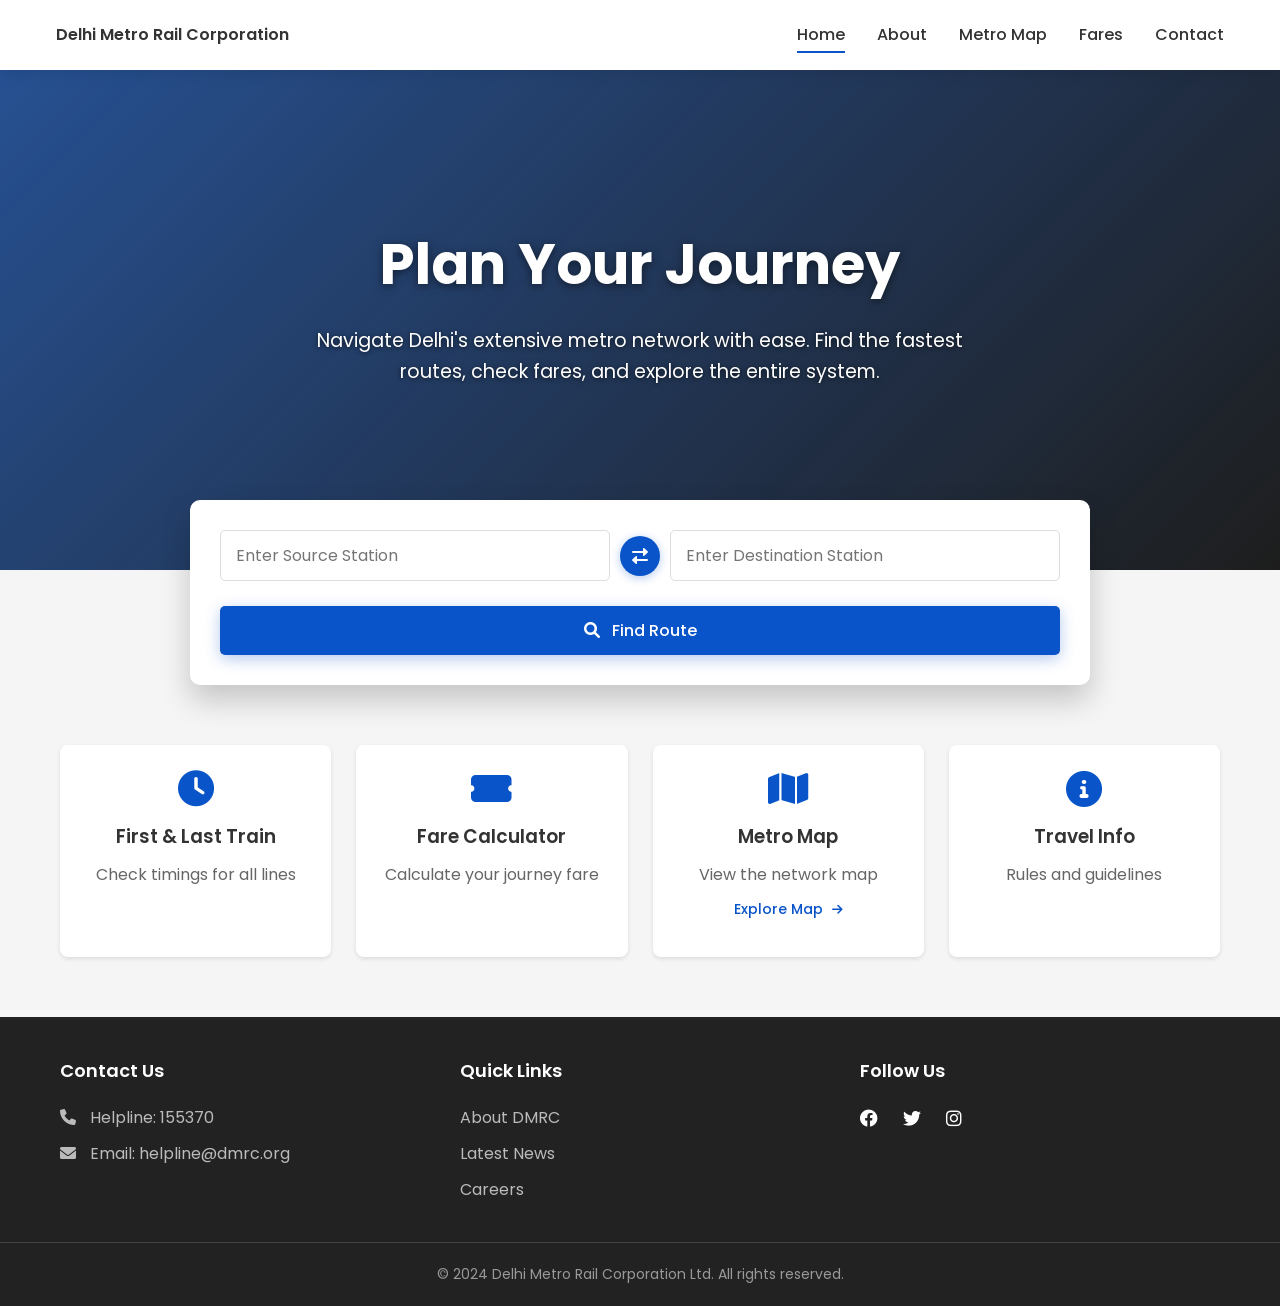
<file: index.html>
<!DOCTYPE html>
<html lang="en">
<head>
    <meta charset="UTF-8">
    <meta name="viewport" content="width=device-width, initial-scale=1.0">
    <title>Delhi Metro Rail Corporation</title>
    <link rel="stylesheet" href="styles.css">
    <link href="https://fonts.googleapis.com/css2?family=Poppins:wght@300;400;500;600;700&display=swap" rel="stylesheet">
    <link rel="stylesheet" href="https://cdnjs.cloudflare.com/ajax/libs/font-awesome/6.0.0/css/all.min.css">
    <!-- Preload images for better performance -->
    <link rel="preload" href="https://images.unsplash.com/photo-1560709659-540623123123?q=80&w=1920&auto=format&fit=crop" as="image">
    <style>
        @keyframes fadeInDown {
            from { 
                opacity: 0;
                transform: translateY(-30px);
            }
            to { 
                opacity: 1;
                transform: translateY(0);
            }
        }
        
        @keyframes fadeInUp {
            from { 
                opacity: 0;
                transform: translateY(30px);
            }
            to { 
                opacity: 1;
                transform: translateY(0);
            }
        }
        
        .hero {
            position: relative;
            background: linear-gradient(rgba(0, 0, 0, 0.7), rgba(0, 0, 0, 0.7)), url('https://images.unsplash.com/photo-1560709659-540623123123?q=80&w=1920&auto=format&fit=crop');
            background-size: cover;
            background-position: center;
            height: 500px;
            display: flex;
            align-items: center;
            justify-content: center;
            text-align: center;
            color: white;
            margin-top: 70px;
            position: relative;
            overflow: hidden;
            filter: grayscale(30%);
        }
        
        .hero::before {
            content: '';
            position: absolute;
            top: 0;
            left: 0;
            right: 0;
            bottom: 0;
            background: linear-gradient(135deg, rgba(9, 84, 201, 0.8), rgba(0, 0, 0, 0.6));
            z-index: 1;
        }
        
        .hero .container {
            position: relative;
            z-index: 2;
            padding: 0 20px;
        }
        
        .hero h1 {
            font-size: 3.5rem;
            font-weight: 700;
            margin-bottom: 1rem;
            text-shadow: 0 2px 10px rgba(0, 0, 0, 0.5);
            animation: fadeInDown 1s ease-out;
        }
        
        .hero p {
            font-size: 1.2rem;
            max-width: 700px;
            margin: 0 auto 2rem;
            animation: fadeInUp 1s ease-out;
            text-shadow: 0 1px 5px rgba(0, 0, 0, 0.7);
        }
        
        .logo a {
            text-decoration: none;
            color: inherit;
            display: flex;
            align-items: center;
        }
        
        .journey-planner {
            position: relative;
            z-index: 10;
            margin-top: -70px;
            background: white;
            border-radius: 10px;
            box-shadow: 0 15px 30px rgba(0, 0, 0, 0.2);
            padding: 30px;
            max-width: 900px;
            margin-left: auto;
            margin-right: auto;
        }
        
        @media (max-width: 768px) {
            .nav-container {
                padding: 0 15px;
            }
            
            .logo span {
                font-size: 14px;
            }
            
            .nav-links {
                gap: 1rem;
            }
            
            .nav-links a {
                font-size: 14px;
            }
            
            .hero {
                height: 400px;
            }
            
            .hero h1 {
                font-size: 2.2rem;
            }
            
            .hero p {
                font-size: 1rem;
                padding: 0 15px;
            }
            
            .journey-planner {
                padding: 20px;
                margin-top: -50px;
                margin-left: 15px;
                margin-right: 15px;
            }
            
            .input-group {
                flex-direction: column;
            }
            
            .input-group input {
                width: 100%;
                margin-bottom: 10px;
            }
            
            .swap-btn {
                align-self: center;
                margin: 10px 0;
            }
            
            .info-grid {
                grid-template-columns: 1fr;
                gap: 15px;
            }
        }
        
        @media (max-width: 480px) {
            .nav-links {
                display: none;
            }
            
            .hero h1 {
                font-size: 1.8rem;
            }
            
            .hero p {
                font-size: 0.9rem;
            }
            
            .journey-planner {
                margin: -30px 15px 0;
            }
            
            .footer-content {
                flex-direction: column;
                text-align: center;
            }
            
            .footer-section {
                margin-bottom: 20px;
            }
        }
    </style>
</head>
<body>
    <nav class="navbar">
        <div class="nav-container">
            <div class="logo">
                <a href="index.html">
                    <span>Delhi Metro Rail Corporation</span>
                </a>
            </div>
            <div class="nav-links">
                <a href="index.html" class="active">Home</a>
                <a href="about.html">About</a>
                <a href="map.html">Metro Map</a>
                <a href="#">Fares</a>
                <a href="#">Contact</a>
            </div>
        </div>
    </nav>

    <div class="hero">
        <div class="container">
            <h1>Plan Your Journey</h1>
            <p>Navigate Delhi's extensive metro network with ease. Find the fastest routes, check fares, and explore the entire system.</p>
        </div>
    </div>

    <div class="journey-planner">
        <form id="journeyForm" onsubmit="return findPath(event)">
            <div class="input-group">
                <input type="text" id="source" placeholder="Enter Source Station" required>
                <button type="button" onclick="swapStations()" class="swap-btn">
                    <i class="fas fa-exchange-alt"></i>
                </button>
                <input type="text" id="destination" placeholder="Enter Destination Station" required>
            </div>
            <div class="suggestions-container">
                <div class="suggestions" id="sourceItems"></div>
                <div class="suggestions" id="destinationItems"></div>
            </div>
            <button type="submit" class="search-btn">
                <i class="fas fa-search"></i> Find Route
            </button>
        </form>
    </div>

    <div class="quick-info">
        <div class="container">
            <div class="info-grid">
                <div class="info-card">
                    <i class="fas fa-clock"></i>
                    <h3>First & Last Train</h3>
                    <p>Check timings for all lines</p>
                </div>
                <div class="info-card">
                    <i class="fas fa-ticket-alt"></i>
                    <h3>Fare Calculator</h3>
                    <p>Calculate your journey fare</p>
                </div>
                <div class="info-card">
                    <i class="fas fa-map"></i>
                    <h3>Metro Map</h3>
                    <p>View the network map</p>
                    <a href="map.html" class="card-link">Explore Map <i class="fas fa-arrow-right"></i></a>
                </div>
                <div class="info-card">
                    <i class="fas fa-info-circle"></i>
                    <h3>Travel Info</h3>
                    <p>Rules and guidelines</p>
                </div>
            </div>
        </div>
    </div>

    <footer class="footer">
        <div class="footer-content">
            <div class="footer-section">
                <h3>Contact Us</h3>
                <p><i class="fas fa-phone"></i> Helpline: 155370</p>
                <p><i class="fas fa-envelope"></i> Email: helpline@dmrc.org</p>
            </div>
            <div class="footer-section">
                <h3>Quick Links</h3>
                <a href="about.html">About DMRC</a>
                <a href="#">Latest News</a>
                <a href="#">Careers</a>
            </div>
            <div class="footer-section">
                <h3>Follow Us</h3>
                <div class="social-links">
                    <a href="#"><i class="fab fa-facebook"></i></a>
                    <a href="#"><i class="fab fa-twitter"></i></a>
                    <a href="#"><i class="fab fa-instagram"></i></a>
                </div>
            </div>
        </div>
        <div class="footer-bottom">
            <p>© 2024 Delhi Metro Rail Corporation Ltd. All rights reserved.</p>
        </div>
    </footer>

    <script src="metro.js"></script>
</body>
</html>
</file>
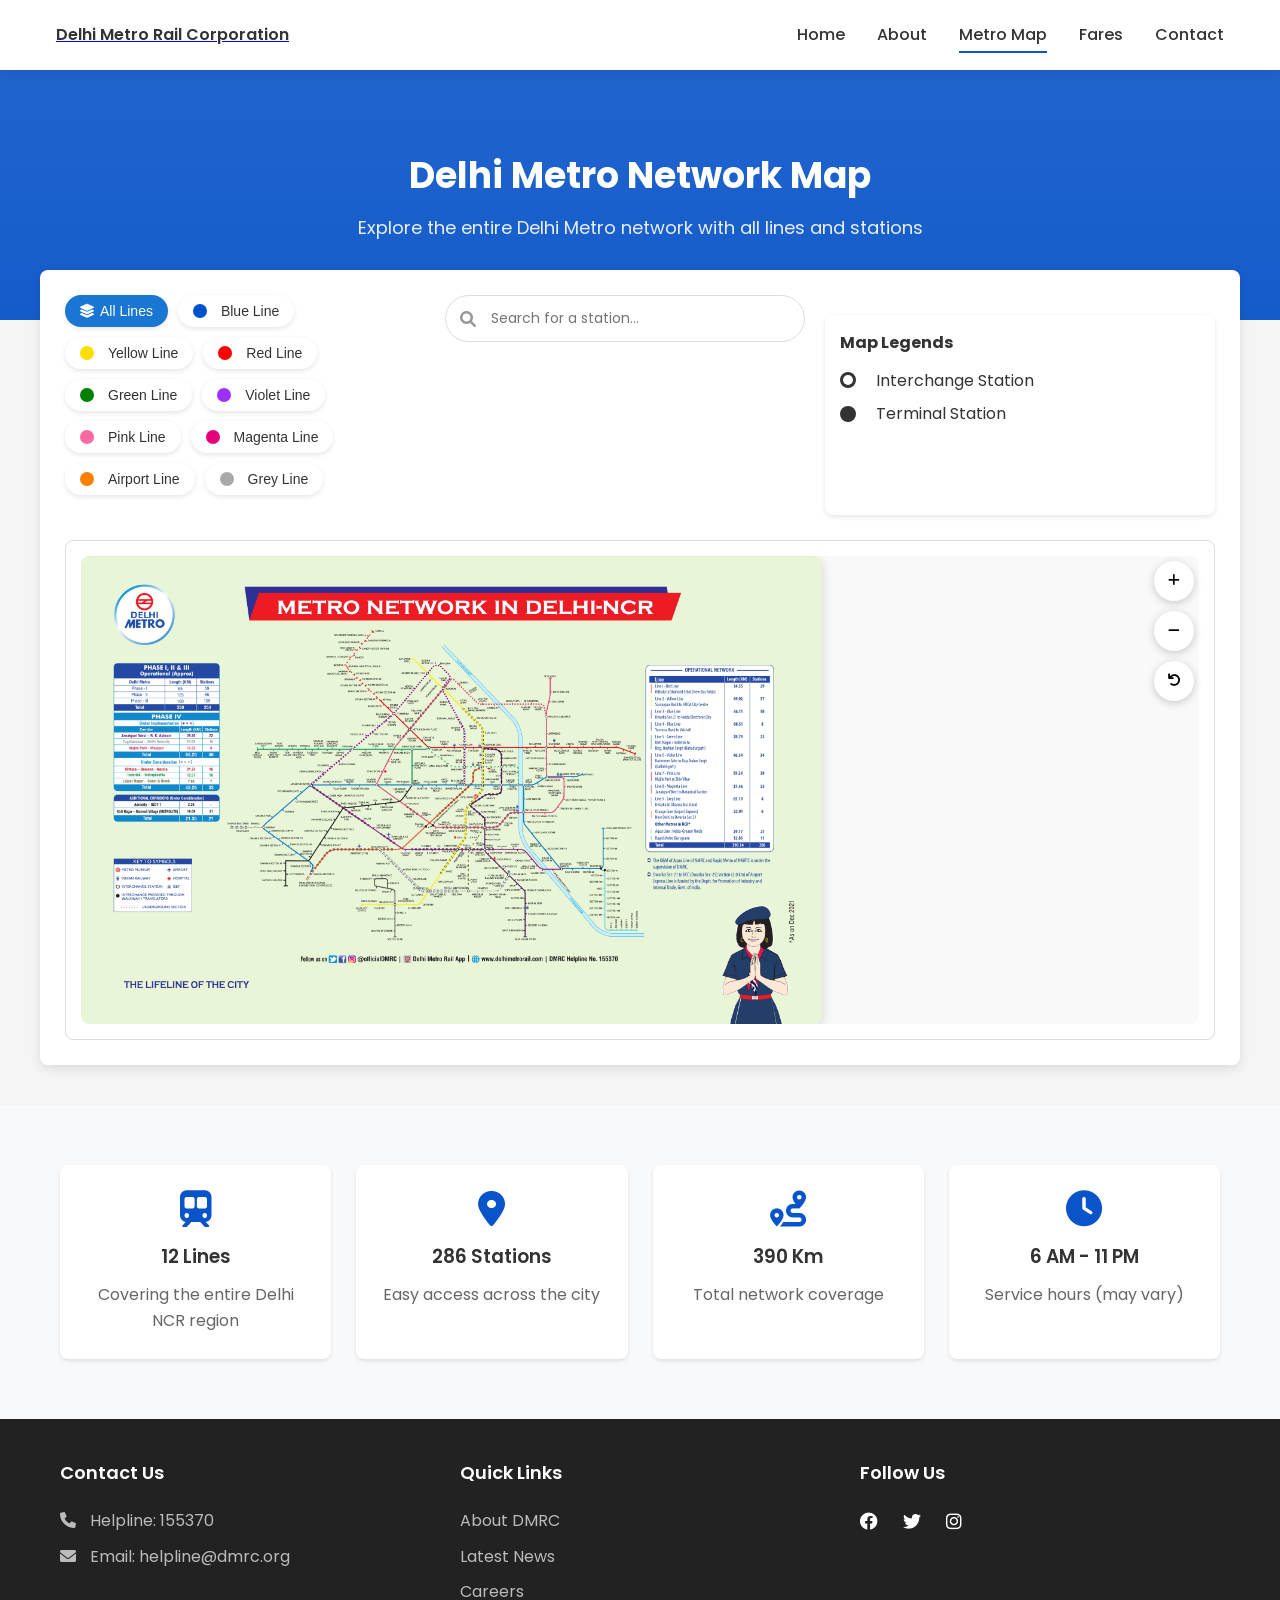
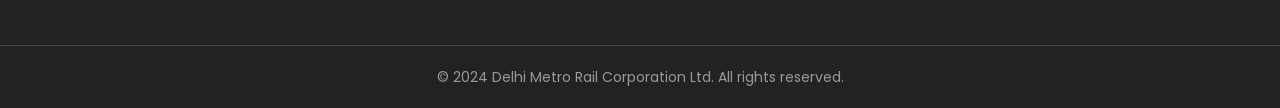
<file: map.html>
<!DOCTYPE html>
<html lang="en">
<head>
    <meta charset="UTF-8">
    <meta name="viewport" content="width=device-width, initial-scale=1.0">
    <title>Metro Map - Delhi Metro Rail Corporation</title>
    <link rel="stylesheet" href="styles.css">
    <link href="https://fonts.googleapis.com/css2?family=Poppins:wght@300;400;500;600;700&display=swap" rel="stylesheet">
    <link rel="stylesheet" href="https://cdnjs.cloudflare.com/ajax/libs/font-awesome/6.0.0/css/all.min.css">
    <!-- Preload large image -->
     
    <link rel="preload" href="https://upload.wikimedia.org/wikipedia/commons/1/17/Delhi_metro_rail_network.svg" as="image">
    <style>
        .loading-container {
            position: absolute;
            top: 0;
            left: 0;
            width: 100%;
            height: 100%;
            background: rgba(255, 255, 255, 0.9);
            display: flex;
            justify-content: center;
            align-items: center;
            z-index: 10;
        }
        
        .spinner {
            width: 50px;
            height: 50px;
            border: 5px solid #f3f3f3;
            border-top: 5px solid #0954c9;
            border-radius: 50%;
            animation: spin 1s linear infinite;
        }
        
        .loading-text {
            margin-left: 15px;
            font-weight: 500;
        }
        
        @keyframes spin {
            0% { transform: rotate(0deg); }
            100% { transform: rotate(360deg); }
        }
    </style>
</head>
<body>
    <nav class="navbar">
        <div class="nav-container">
            <div class="logo">
                <a href="index.html">
                    <span>Delhi Metro Rail Corporation</span>
                </a>
            </div>
            <div class="nav-links">
                <a href="index.html">Home</a>
                <a href="about.html">About</a>
                <a href="map.html" class="active">Metro Map</a>
                <a href="#">Fares</a>
                <a href="#">Contact</a>
            </div>
        </div>
    </nav>

    <div class="map-hero">
        <div class="container">
            <h1>Delhi Metro Network Map</h1>
            <p>Explore the entire Delhi Metro network with all lines and stations</p>
        </div>
    </div>

    <div class="map-container">
        <div class="map-controls">
            <div class="control-buttons">
                <button class="control-btn active" id="allLinesBtn">
                    <i class="fas fa-layer-group"></i> All Lines
                </button>
                <button class="control-btn" id="blueLine">
                    <span class="line-indicator blue-line"></span> Blue Line
                </button>
                <button class="control-btn" id="yellowLine">
                    <span class="line-indicator yellow-line"></span> Yellow Line
                </button>
                <button class="control-btn" id="redLine">
                    <span class="line-indicator red-line"></span> Red Line
                </button>
                <button class="control-btn" id="greenLine">
                    <span class="line-indicator green-line"></span> Green Line
                </button>
                <button class="control-btn" id="violetLine">
                    <span class="line-indicator violet-line"></span> Violet Line
                </button>
                <button class="control-btn" id="pinkLine">
                    <span class="line-indicator pink-line"></span> Pink Line
                </button>
                <button class="control-btn" id="magentaLine">
                    <span class="line-indicator magenta-line"></span> Magenta Line
                </button>
                <button class="control-btn" id="orangeLine">
                    <span class="line-indicator orange-line"></span> Airport Line
                </button>
                <button class="control-btn" id="greyLine">
                    <span class="line-indicator grey-line"></span> Grey Line
                </button>
            </div>
            <div class="search-station">
                <div class="search-input">
                    <i class="fas fa-search"></i>
                    <input type="text" id="stationSearch" placeholder="Search for a station...">
                </div>
                <div class="search-results" id="searchResults"></div>
            </div>
            <div class="map-legends">
                <h3>Map Legends</h3>
                <div class="legend-item">
                    <span class="legend-interchange"></span>
                    <span>Interchange Station</span>
                </div>
                <div class="legend-item">
                    <span class="legend-terminal"></span>
                    <span>Terminal Station</span>
                </div>
            </div>
        </div>
        
        <div class="metro-map" style="width: 100%; height: 500px;">
            <div class="map-zoom-controls">
                <button id="zoomIn"><i class="fas fa-plus"></i></button>
                <button id="zoomOut"><i class="fas fa-minus"></i></button>
                <button id="resetZoom"><i class="fas fa-undo"></i></button>
            </div>
            
            <div class="map-responsive-container" style="width: 100%; height: 100%; position: relative;">
                <div class="loading-container" id="mapLoader">
                    <div class="spinner"></div>
                    <div class="loading-text">Loading Map...</div>
                </div>
                <div class="metro-map-container" style="width: 100%; height: 100%;">
                    <img src="images/metro-map.jpg" alt="Delhi Metro Map" id="metroMapImage" class="metro-map-img" style="width: auto; max-width: 100%; height: auto; max-height: 100%; object-fit: contain;">
                </div>
            </div>
        </div>
    </div>

    <div class="map-info-section">
        <div class="container">
            <div class="info-cards">
                <div class="info-card">
                    <i class="fas fa-subway"></i>
                    <h3>12 Lines</h3>
                    <p>Covering the entire Delhi NCR region</p>
                </div>
                <div class="info-card">
                    <i class="fas fa-map-marker-alt"></i>
                    <h3>286 Stations</h3>
                    <p>Easy access across the city</p>
                </div>
                <div class="info-card">
                    <i class="fas fa-route"></i>
                    <h3>390 Km</h3>
                    <p>Total network coverage</p>
                </div>
                <div class="info-card">
                    <i class="fas fa-clock"></i>
                    <h3>6 AM - 11 PM</h3>
                    <p>Service hours (may vary)</p>
                </div>
            </div>
        </div>
    </div>

    <footer class="footer">
        <div class="footer-content">
            <div class="footer-section">
                <h3>Contact Us</h3>
                <p><i class="fas fa-phone"></i> Helpline: 155370</p>
                <p><i class="fas fa-envelope"></i> Email: helpline@dmrc.org</p>
            </div>
            <div class="footer-section">
                <h3>Quick Links</h3>
                <a href="about.html">About DMRC</a>
                <a href="#">Latest News</a>
                <a href="#">Careers</a>
            </div>
            <div class="footer-section">
                <h3>Follow Us</h3>
                <div class="social-links">
                    <a href="#"><i class="fab fa-facebook"></i></a>
                    <a href="#"><i class="fab fa-twitter"></i></a>
                    <a href="#"><i class="fab fa-instagram"></i></a>
                </div>
            </div>
        </div>
        <div class="footer-bottom">
            <p>© 2024 Delhi Metro Rail Corporation Ltd. All rights reserved.</p>
        </div>
    </footer>

    <!-- Add script to handle image loading -->
    <script>
        document.addEventListener('DOMContentLoaded', function() {
            const metroMapImage = document.getElementById('metroMapImage');
            const mapLoader = document.getElementById('mapLoader');
            
            // Check if image is already cached and loaded
            if (metroMapImage.complete) {
                mapLoader.style.display = 'none';
            } else {
                metroMapImage.onload = function() {
                    mapLoader.style.display = 'none';
                };
                
                // If image takes too long or fails to load
                setTimeout(function() {
                    if (mapLoader.style.display !== 'none') {
                        mapLoader.innerHTML = '<p>Map is taking longer than expected to load. Please wait...</p>';
                    }
                }, 5000);
            }
        });
    </script>
</body>
</html>
</file>
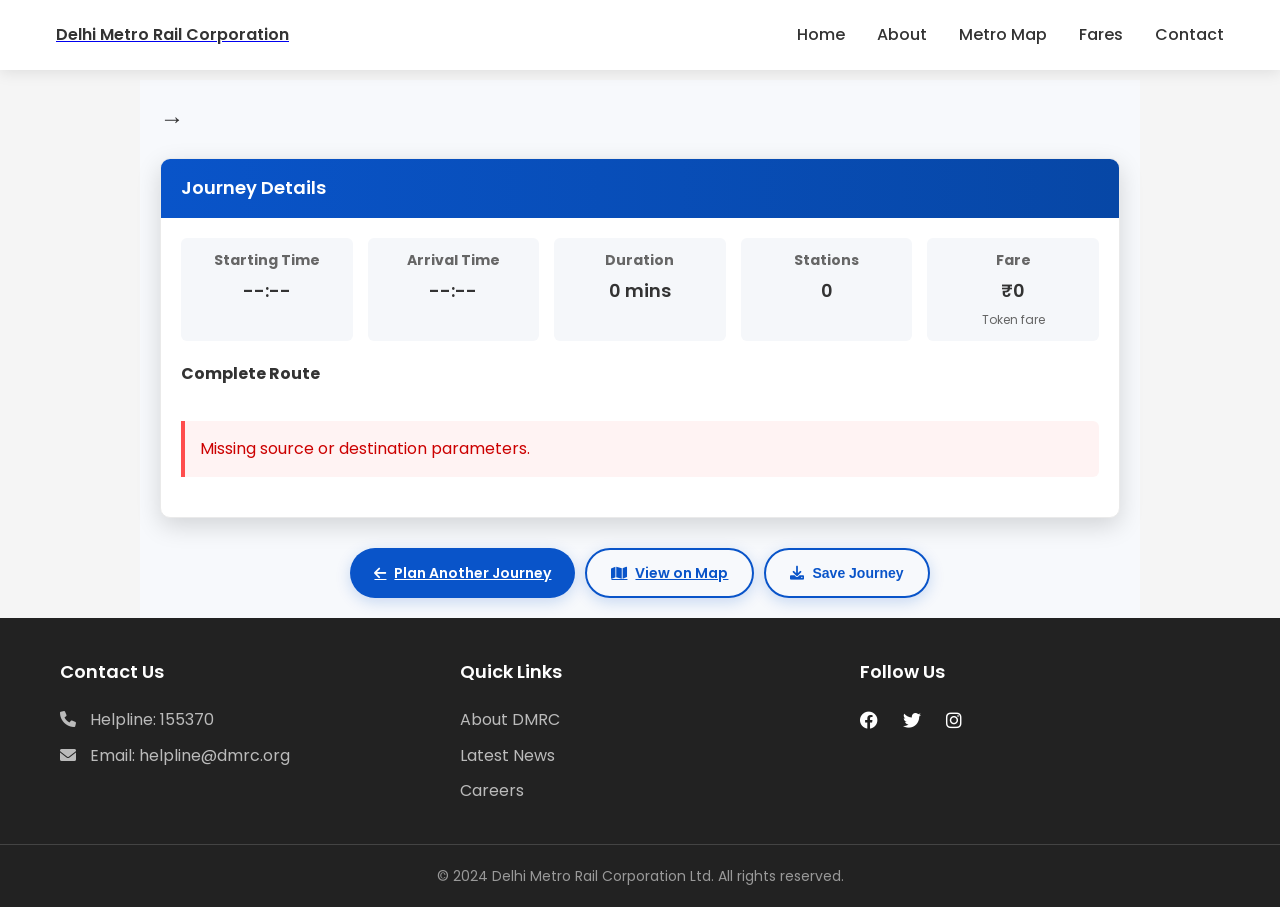
<file: results.html>
<!DOCTYPE html>
<html lang="en">
<head>
    <meta charset="UTF-8">
    <meta name="viewport" content="width=device-width, initial-scale=1.0">
    <title>Journey Details - Delhi Metro Rail Corporation</title>
    <link rel="stylesheet" href="styles.css">
    <link href="https://fonts.googleapis.com/css2?family=Poppins:wght@300;400;500;600;700&display=swap" rel="stylesheet">
    <link rel="stylesheet" href="https://cdnjs.cloudflare.com/ajax/libs/font-awesome/6.0.0/css/all.min.css">
</head>
<body>
    <nav class="navbar">
        <div class="nav-container">
            <div class="logo">
                <a href="index.html">
                    <span>Delhi Metro Rail Corporation</span>
                </a>
            </div>
            <div class="nav-links">
                <a href="index.html">Home</a>
                <a href="about.html">About</a>
                <a href="map.html">Metro Map</a>
                <a href="#">Fares</a>
                <a href="#">Contact</a>
            </div>
        </div>
    </nav>

    <main class="results-container">
        <div class="journey-summary">
            <h1 id="journeyTitle"><span id="sourceStation"></span> → <span id="destinationStation"></span></h1>
        </div>
        
        <div class="journey-card">
            <div class="journey-header">
                <h2>Journey Details</h2>
            </div>
            
            <div class="journey-body">
                <div class="journey-details">
                    <div class="detail-item">
                        <h3>Starting Time</h3>
                        <p id="journeyStartTime">--:--</p>
                    </div>
                    <div class="detail-item">
                        <h3>Arrival Time</h3>
                        <p id="journeyEndTime">--:--</p>
                    </div>
                    <div class="detail-item">
                        <h3>Duration</h3>
                        <p><span id="journeyDuration">0</span> mins</p>
                    </div>
                    <div class="detail-item">
                        <h3>Stations</h3>
                        <p id="totalStations">0</p>
                    </div>
                    <div class="detail-item">
                        <h3>Fare</h3>
                        <p>₹<span id="totalFare">0</span></p>
                        <div class="fare-notice">Token fare</div>
                    </div>
                </div>
                
                <div class="route-details">
                    <h3>Complete Route</h3>
                    <div id="routeMap">
                        <!-- Route map will be inserted here by JavaScript -->
                    </div>
                </div>
            </div>
        </div>
        
        <div class="action-buttons">
            <a href="index.html" class="action-button">
                <i class="fas fa-arrow-left"></i>
                Plan Another Journey
            </a>
            <a href="map.html" class="action-button outline">
                <i class="fas fa-map"></i>
                View on Map
            </a>
            <button class="action-button outline">
                <i class="fas fa-download"></i>
                Save Journey
            </button>
        </div>
    </main>

    <footer class="footer">
        <div class="footer-content">
            <div class="footer-section">
                <h3>Contact Us</h3>
                <p><i class="fas fa-phone"></i> Helpline: 155370</p>
                <p><i class="fas fa-envelope"></i> Email: helpline@dmrc.org</p>
            </div>
            <div class="footer-section">
                <h3>Quick Links</h3>
                <a href="about.html">About DMRC</a>
                <a href="#">Latest News</a>
                <a href="#">Careers</a>
            </div>
            <div class="footer-section">
                <h3>Follow Us</h3>
                <div class="social-links">
                    <a href="#"><i class="fab fa-facebook"></i></a>
                    <a href="#"><i class="fab fa-twitter"></i></a>
                    <a href="#"><i class="fab fa-instagram"></i></a>
                </div>
            </div>
        </div>
        <div class="footer-bottom">
            <p>© 2024 Delhi Metro Rail Corporation Ltd. All rights reserved.</p>
        </div>
    </footer>

    <script src="metro.js"></script>
    <script src="results.js"></script>
</body>
</html>
</file>
<file: styles.css>
* {
    margin: 0;
    padding: 0;
    box-sizing: border-box;
}

body {
    font-family: 'Poppins', sans-serif;
    line-height: 1.6;
    color: #333;
    background-color: #f5f5f5;
}

/* Navigation */
.navbar {
    background-color: #fff;
    box-shadow: 0 2px 15px rgba(0, 0, 0, 0.1);
    position: fixed;
    top: 0;
    left: 0;
    right: 0;
    z-index: 1000;
    height: 70px;
}

.nav-container {
    max-width: 1200px;
    margin: 0 auto;
    padding: 0.5rem 1rem;
    display: flex;
    justify-content: space-between;
    align-items: center;
    height: 100%;
}

.logo {
    display: flex;
    align-items: center;
}

.logo img {
    height: 35px;
    margin-right: 10px;
}

.logo span {
    font-weight: 600;
    font-size: 16px;
    color: #333;
}

.nav-links {
    display: flex;
    gap: 2rem;
}

.nav-links a {
    color: #333;
    text-decoration: none;
    font-weight: 500;
    font-size: 16px;
    transition: color 0.3s;
    position: relative;
}

.nav-links a::after {
    content: '';
    position: absolute;
    bottom: -5px;
    left: 0;
    width: 0;
    height: 2px;
    background: #0954c9;
    transition: width 0.3s;
}

.nav-links a:hover::after, 
.nav-links a.active::after {
    width: 100%;
}

/* Hero section */
.hero {
    background: linear-gradient(rgba(9, 84, 201, 0.95), rgba(9, 84, 201, 0.95)), url('https://images.unsplash.com/photo-1560709659-540623123123?q=80&w=1920&auto=format&fit=crop');
    height: 400px;
    display: flex;
    align-items: center;
    justify-content: center;
    text-align: center;
    color: white;
    margin-top: 70px;
    background-size: cover;
    background-position: center;
}

.hero h1 {
    font-size: 40px;
    font-weight: 700;
    text-align: center;
    margin-bottom: 20px;
}

/* Journey planner */
.journey-planner {
    background: white;
    border-radius: 8px;
    box-shadow: 0 10px 30px rgba(0, 0, 0, 0.1);
    padding: 30px;
    max-width: 900px;
    margin: -65px auto 0;
    position: relative;
    z-index: 10;
}

.input-group {
    display: flex;
    align-items: center;
    gap: 10px;
    margin-bottom: 10px;
}

.input-group input {
    flex: 1;
    padding: 12px 15px;
    border: 1px solid #ddd;
    border-radius: 5px;
    font-size: 16px;
    font-family: 'Poppins', sans-serif;
    transition: all 0.3s;
}

.input-group input:focus {
    outline: none;
    border-color: #0954c9;
    box-shadow: 0 0 0 3px rgba(9, 84, 201, 0.2);
}

.swap-btn {
    background: #0954c9;
    border: none;
    border-radius: 50%;
    width: 40px;
    height: 40px;
    display: flex;
    align-items: center;
    justify-content: center;
    cursor: pointer;
    transition: transform 0.3s, box-shadow 0.3s;
    box-shadow: 0 2px 10px rgba(9, 84, 201, 0.3);
}

.swap-btn:hover {
    transform: rotate(180deg);
    box-shadow: 0 4px 15px rgba(9, 84, 201, 0.4);
    background: #0747a6;
}

.swap-btn i {
    color: white;
    font-size: 16px;
}

.search-btn {
    background: #0954c9;
    color: white;
    border: none;
    border-radius: 5px;
    padding: 12px;
    font-size: 16px;
    cursor: pointer;
    transition: background-color 0.3s, box-shadow 0.3s;
    width: 100%;
    font-family: 'Poppins', sans-serif;
    font-weight: 500;
    margin-top: 10px;
    box-shadow: 0 4px 15px rgba(9, 84, 201, 0.3);
}

.search-btn:hover {
    background: #0747a6;
    box-shadow: 0 6px 20px rgba(9, 84, 201, 0.4);
    transform: translateY(-2px);
}

.search-btn i {
    margin-right: 8px;
}

/* Suggestions */
.suggestions-container {
    position: relative;
    width: 100%;
    z-index: 1100;
    margin-bottom: 15px;
}

.suggestions {
    position: absolute;
    top: 0;
    background: white;
    border: 1px solid #ddd;
    border-radius: 8px;
    max-height: 250px;
    overflow-y: auto;
    z-index: 1100;
    display: none;
    box-shadow: 0 6px 16px rgba(0, 0, 0, 0.15);
    width: auto;
}

.suggestions div {
    padding: 12px 16px;
    cursor: pointer;
    border-bottom: 1px solid #f0f0f0;
    transition: all 0.2s;
    color: #333;
    font-weight: 400;
}

.suggestions div:hover {
    background: #f0f7ff;
    color: #0954c9;
    font-weight: 500;
}

.suggestions div:last-child {
    border-bottom: none;
}

/* Quick info cards */
.quick-info {
    margin: 60px auto;
    max-width: 1200px;
    padding: 0 20px;
}

.info-grid {
    display: grid;
    grid-template-columns: repeat(auto-fit, minmax(250px, 1fr));
    gap: 25px;
}

.info-card {
    background: white;
    border-radius: 8px;
    padding: 25px;
    text-align: center;
    box-shadow: 0 2px 4px rgba(0, 0, 0, 0.1);
    transition: transform 0.3s, border 0.3s;
    border: 1px solid transparent;
}

.info-card:hover {
    transform: translateY(-8px);
    box-shadow: 0 15px 30px rgba(0, 0, 0, 0.1);
    border-color: #f0f0f0;
}

.info-card i {
    font-size: 36px;
    color: #0954c9;
    margin-bottom: 15px;
}

.info-card h3 {
    font-weight: 600;
    margin-bottom: 10px;
    color: #333;
}

.info-card p {
    color: #666;
}

.card-link {
    display: inline-block;
    margin-top: 10px;
    color: #0954c9;
    text-decoration: none;
    font-weight: 500;
    font-size: 14px;
    transition: all 0.3s;
}

.card-link i {
    margin-left: 5px;
    font-size: 12px;
    transition: transform 0.3s;
}

.card-link:hover {
    color: #0747a6;
}

.card-link:hover i {
    transform: translateX(3px);
}

/* Footer */
.footer {
    background: #222;
    color: white;
    padding: 40px 0 20px;
}

.footer-content {
    max-width: 1200px;
    margin: 0 auto;
    display: grid;
    grid-template-columns: repeat(auto-fit, minmax(250px, 1fr));
    gap: 40px;
    padding: 0 20px;
}

.footer-section h3 {
    margin-bottom: 20px;
    font-size: 18px;
    font-weight: 600;
}

.footer-section p, .footer-section a {
    margin-bottom: 10px;
    color: #bbb;
    text-decoration: none;
    display: block;
    transition: color 0.3s;
}

.footer-section a:hover {
    color: white;
}

.footer-section i {
    margin-right: 10px;
}

.social-links {
    display: flex;
    gap: 15px;
}

.social-links a {
    color: white;
    font-size: 18px;
}

.footer-bottom {
    text-align: center;
    margin-top: 30px;
    padding-top: 20px;
    border-top: 1px solid #444;
    font-size: 14px;
    color: #999;
}

/* Results page styles */
.results-container {
    max-width: 1000px;
    margin: 0 auto;
    padding: 20px;
    background-color: #f7f9fc;
    margin-top: 80px;
}

.journey-summary h1 {
    font-size: 24px;
    font-weight: 600;
    color: #333;
    margin-bottom: 20px;
}

.journey-card {
    background: #fff;
    border-radius: 10px;
    box-shadow: 0 8px 25px rgba(0, 0, 0, 0.15);
    margin-bottom: 30px;
    overflow: hidden;
    border: 1px solid #eaeaea;
    transition: all 0.3s;
}

.journey-header {
    background: linear-gradient(90deg, #0954c9, #0747a6);
    color: white;
    padding: 15px 20px;
    display: flex;
    justify-content: space-between;
    align-items: center;
}

.journey-header h2 {
    margin: 0;
    font-size: 18px;
    font-weight: 600;
}

.journey-body {
    padding: 20px;
}

.station-info {
    display: flex;
    align-items: center;
    gap: 10px;
    color: #666;
    font-size: 14px;
}

.journey-details {
    display: grid;
    grid-template-columns: repeat(auto-fit, minmax(150px, 1fr));
    gap: 15px;
    margin-bottom: 20px;
}

.detail-item {
    text-align: center;
    padding: 10px;
    background-color: #f5f7fa;
    border-radius: 6px;
    transition: all 0.3s;
    border: 1px solid transparent;
}

.detail-item:hover {
    border-color: #e6e6e6;
    box-shadow: 0 5px 15px rgba(0, 0, 0, 0.05);
}

.detail-item h3 {
    margin: 0 0 5px 0;
    font-size: 14px;
    color: #666;
}

.detail-item p {
    margin: 0;
    font-size: 18px;
    font-weight: 600;
    color: #333;
}

.fare-notice {
    font-size: 12px;
    color: #666;
    margin-top: 5px;
}

.route-details h3 {
    font-size: 16px;
    margin: 0 0 15px 0;
    color: #333;
}

#routeMap {
    display: flex;
    flex-direction: column;
}

.station-line {
    display: flex;
    position: relative;
    padding: 10px 0;
    transition: background-color 0.2s;
}

.station-line:hover {
    background-color: #f7f9fc;
}

.line-color {
    width: 30px;
    position: relative;
    display: flex;
    justify-content: center;
    margin-right: 15px;
}

.line-color::before {
    content: '';
    position: absolute;
    top: 0;
    bottom: 0;
    left: 50%;
    width: 4px;
    background-color: currentColor;
    transform: translateX(-50%);
}

.station-dot {
    width: 10px;
    height: 10px;
    background-color: currentColor;
    border-radius: 50%;
    position: relative;
    z-index: 1;
}

.station-large-dot {
    width: 16px;
    height: 16px;
    background-color: white;
    border: 3px solid;
    border-radius: 50%;
    position: relative;
    z-index: 1;
    transition: transform 0.2s;
}

.station-line:hover .station-large-dot {
    transform: scale(1.2);
}

.station-details {
    flex: 1;
    display: flex;
    flex-direction: column;
    justify-content: center;
    gap: 5px;
}

.station-name {
    font-weight: 500;
    color: #333;
}

.station-info {
    display: flex;
    align-items: center;
    color: #666;
    font-size: 12px;
}

.station-info i {
    margin-right: 5px;
    font-size: 14px;
}

.station-direction {
    color: #666;
    font-size: 12px;
    margin-left: 10px;
    font-style: italic;
}

.change-point {
    display: flex;
    padding: 10px 0 10px 45px;
    background-color: #f7f9fc;
    margin: 5px 0;
    align-items: center;
    border-radius: 6px;
    transition: all 0.3s;
}

.change-point:hover {
    background-color: #eef2f7;
    box-shadow: 0 2px 8px rgba(0, 0, 0, 0.05);
}

.change-instruction {
    display: flex;
    align-items: center;
    margin-right: 20px;
    font-weight: 500;
    color: #333;
}

.change-icon {
    width: 24px;
    height: 24px;
    background-color: #0954c9;
    color: white;
    display: flex;
    align-items: center;
    justify-content: center;
    border-radius: 50%;
    margin-right: 10px;
}

.change-detail {
    flex: 1;
    font-size: 14px;
    color: #666;
}

.line-badge {
    display: inline-block;
    padding: 2px 6px;
    border-radius: 4px;
    font-size: 12px;
    font-weight: 600;
    color: white;
    margin: 0 3px;
}

.blue-line { background-color: #0052CC; }
.yellow-line { background-color: #F2C94C; color: #333; }
.red-line { background-color: #EB5757; }
.green-line { background-color: #27AE60; }
.violet-line { background-color: #9B51E0; }
.pink-line { background-color: #FF69B4; }
.magenta-line { background-color: #E91E63; }
.orange-line { background-color: #F2994A; }
.grey-line { background-color: #828282; }

.action-buttons {
    display: flex;
    justify-content: center;
    gap: 10px;
    margin-top: 20px;
}

.action-button {
    padding: 12px 24px;
    background-color: #0954c9;
    color: white;
    border: none;
    border-radius: 30px;
    font-size: 14px;
    font-weight: 600;
    cursor: pointer;
    transition: all 0.3s;
    display: flex;
    align-items: center;
    justify-content: center;
    box-shadow: 0 4px 15px rgba(9, 84, 201, 0.2);
}

.action-button i {
    margin-right: 8px;
}

.action-button.outline {
    background-color: transparent;
    border: 2px solid #0954c9;
    color: #0954c9;
}

.action-button:hover {
    box-shadow: 0 6px 20px rgba(9, 84, 201, 0.3);
    transform: translateY(-2px);
}

.action-button.outline:hover {
    box-shadow: 0 6px 20px rgba(9, 84, 201, 0.15);
}

.error-message {
    padding: 15px;
    background-color: #fff3f3;
    border-left: 4px solid #ff4d4d;
    color: #cc0000;
    margin: 20px 0;
    border-radius: 0 6px 6px 0;
}

/* Responsive styles */
@media (max-width: 768px) {
    .journey-details {
        grid-template-columns: 1fr 1fr;
    }
    
    .station-direction {
        display: none;
    }
    
    .change-point {
        flex-direction: column;
        align-items: flex-start;
        gap: 10px;
    }
    
    .journey-header {
        flex-direction: column;
        align-items: flex-start;
        gap: 10px;
    }
}

/* Mobile */
@media (max-width: 480px) {
    .journey-details {
        grid-template-columns: 1fr;
    }
    
    .detail-item {
        display: flex;
        justify-content: space-between;
        align-items: center;
        text-align: left;
    }
    
    .detail-item h3, .detail-item p {
        margin: 0;
    }
}

/* Loading states */
.loading {
    text-align: center;
    padding: 2rem;
}

.loading::after {
    content: '';
    display: inline-block;
    width: 30px;
    height: 30px;
    border: 3px solid #f3f3f3;
    border-top: 3px solid #0052CC;
    border-radius: 50%;
    animation: spin 1s linear infinite;
}

@keyframes spin {
    0% { transform: rotate(0deg); }
    100% { transform: rotate(360deg); }
}

/* Metro Map Page Styles */
.map-hero {
    background: linear-gradient(rgba(9, 84, 201, 0.9), rgba(9, 84, 201, 0.95)), url('https://images.unsplash.com/photo-1494438639946-1ebd1d20bf85?q=80&w=1920&auto=format&fit=crop');
    background-size: cover;
    background-position: center;
    height: 250px;
    display: flex;
    align-items: center;
    justify-content: center;
    text-align: center;
    color: white;
    margin-top: 70px;
}

.map-hero h1 {
    font-size: 36px;
    font-weight: 700;
    margin-bottom: 10px;
}

.map-hero p {
    font-size: 18px;
    opacity: 0.9;
    max-width: 700px;
    margin: 0 auto;
}

.map-container {
    background: white;
    border-radius: 8px;
    box-shadow: 0 4px 12px rgba(0, 0, 0, 0.1);
    margin: -50px auto 40px;
    max-width: 1200px;
    padding: 25px;
    position: relative;
    z-index: 10;
    display: flex;
    flex-direction: column;
}

.map-controls {
    display: flex;
    flex-wrap: wrap;
    gap: 20px;
    margin-bottom: 25px;
}

.control-buttons {
    display: flex;
    flex-wrap: wrap;
    gap: 8px;
    flex: 1;
    min-width: 300px;
}

.control-btn {
    background: #f5f7fa;
    border: none;
    border-radius: 30px;
    padding: 8px 16px;
    font-size: 14px;
    font-weight: 500;
    color: #333;
    cursor: pointer;
    transition: all 0.2s;
    display: flex;
    align-items: center;
}

.control-btn:hover {
    background: #e9ecef;
}

.control-btn.active {
    background: #0954c9;
    color: white;
}

.line-indicator {
    width: 12px;
    height: 12px;
    border-radius: 50%;
    display: inline-block;
    margin-right: 8px;
}

.search-station {
    position: relative;
    flex: 1;
    min-width: 250px;
}

.search-input {
    position: relative;
}

.search-input i {
    position: absolute;
    left: 15px;
    top: 50%;
    transform: translateY(-50%);
    color: #999;
}

.search-input input {
    width: 100%;
    padding: 12px 15px 12px 45px;
    border: 1px solid #ddd;
    border-radius: 30px;
    font-size: 14px;
    font-family: 'Poppins', sans-serif;
}

.search-input input:focus {
    outline: none;
    border-color: #0954c9;
}

.search-results {
    position: absolute;
    top: 100%;
    left: 0;
    right: 0;
    background: white;
    border: 1px solid #ddd;
    border-radius: 8px;
    margin-top: 5px;
    box-shadow: 0 4px 8px rgba(0, 0, 0, 0.1);
    max-height: 300px;
    overflow-y: auto;
    z-index: 100;
    display: none;
}

.search-result-item {
    padding: 12px 15px;
    border-bottom: 1px solid #f5f5f5;
    cursor: pointer;
    display: flex;
    justify-content: space-between;
    align-items: center;
}

.search-result-item:hover {
    background: #f8f9fa;
}

.line-indicators {
    display: flex;
    gap: 5px;
}

.line-indicators span {
    width: 8px;
    height: 8px;
    border-radius: 50%;
    display: inline-block;
}

.blue-line-indicator { background-color: #0052CC; }
.yellow-line-indicator { background-color: #F2C94C; }
.red-line-indicator { background-color: #EB5757; }
.green-line-indicator { background-color: #27AE60; }
.violet-line-indicator { background-color: #9B51E0; }
.pink-line-indicator { background-color: #FF69B4; }
.magenta-line-indicator { background-color: #E91E63; }
.orange-line-indicator { background-color: #F2994A; }
.grey-line-indicator { background-color: #828282; }

.no-results {
    padding: 15px;
    color: #666;
    text-align: center;
}

.map-legends {
    padding: 15px;
    background: #f8f9fa;
    border-radius: 8px;
    flex: 1;
    min-width: 200px;
}

.map-legends h3 {
    font-size: 16px;
    margin-bottom: 10px;
    color: #333;
}

.legend-item {
    display: flex;
    align-items: center;
    margin-bottom: 8px;
}

.legend-interchange {
    width: 16px;
    height: 16px;
    border-radius: 50%;
    border: 3px solid #0954c9;
    background: white;
    margin-right: 10px;
}

.legend-terminal {
    width: 16px;
    height: 16px;
    border-radius: 50%;
    background: #0954c9;
    margin-right: 10px;
}

.metro-map {
    position: relative;
    border: 1px solid #ddd;
    border-radius: 8px;
    overflow: hidden;
    height: 500px;
}

.map-zoom-controls {
    position: absolute;
    top: 15px;
    right: 15px;
    z-index: 50;
    display: flex;
    flex-direction: column;
    gap: 5px;
}

.map-zoom-controls button {
    width: 36px;
    height: 36px;
    border-radius: 50%;
    background: white;
    border: 1px solid #ddd;
    box-shadow: 0 2px 4px rgba(0, 0, 0, 0.1);
    display: flex;
    align-items: center;
    justify-content: center;
    cursor: pointer;
    transition: all 0.2s;
}

.map-zoom-controls button:hover {
    background: #f8f9fa;
}

.map-responsive-container {
    width: 100%;
    height: 100%;
    overflow: auto;
    position: relative;
    cursor: grab;
}

.map-responsive-container.grabbing {
    cursor: grabbing;
}

.metro-map-img {
    width: 100%;
    max-width: 100%;
    height: auto;
    transition: transform 0.3s ease;
    border-radius: 8px;
    box-shadow: 0 4px 12px rgba(0, 0, 0, 0.15);
}

.map-loading {
    position: absolute;
    top: 50%;
    left: 50%;
    transform: translate(-50%, -50%);
    text-align: center;
    color: #666;
}

.spinner {
    border: 4px solid #f3f3f3;
    border-top: 4px solid #0954c9;
    border-radius: 50%;
    width: 40px;
    height: 40px;
    animation: spin 2s linear infinite;
    margin: 0 auto 15px;
}

.station-highlight {
    position: absolute;
    width: 30px;
    height: 30px;
    border-radius: 50%;
    border: 3px solid #0954c9;
    background: rgba(9, 84, 201, 0.3);
    transform: translate(-50%, -50%);
    z-index: 100;
    animation: pulse 1.5s infinite;
}

.station-highlight.fade-out {
    opacity: 0;
    transition: opacity 0.5s;
}

@keyframes pulse {
    0% { transform: translate(-50%, -50%) scale(1); opacity: 1; }
    50% { transform: translate(-50%, -50%) scale(1.5); opacity: 0.7; }
    100% { transform: translate(-50%, -50%) scale(1); opacity: 1; }
}

.map-info-section {
    background: #f8f9fa;
    padding: 60px 0;
}

.map-info-section .info-cards {
    display: grid;
    grid-template-columns: repeat(auto-fit, minmax(200px, 1fr));
    gap: 25px;
    max-width: 1200px;
    margin: 0 auto;
    padding: 0 20px;
}

/* Responsive adjustments */
@media (max-width: 768px) {
    .map-controls {
        flex-direction: column;
    }
    
    .control-buttons {
        order: 2;
    }
    
    .search-station {
        order: 1;
        margin-bottom: 15px;
    }
    
    .map-legends {
        order: 3;
    }
    
    .metro-map {
        height: 400px;
    }
    
    .map-hero h1 {
        font-size: 28px;
    }
    
    .map-hero p {
        font-size: 16px;
    }
    
    .navbar {
        height: auto;
        padding: 10px 0;
    }
    
    .nav-container {
        flex-direction: column;
        gap: 10px;
        height: auto;
    }
    
    .nav-links {
        width: 100%;
        justify-content: center;
        gap: 15px;
    }
    
    .hero h1 {
        font-size: 32px;
    }
}

@media (max-width: 480px) {
    .nav-links {
        gap: 10px;
        flex-wrap: wrap;
    }
    
    .nav-links a {
        font-size: 14px;
    }
    
    .metro-map {
        height: 300px;
    }
    
    .control-btn {
        font-size: 12px;
        padding: 6px 12px;
    }
    
    .hero {
        height: 300px;
    }
    
    .journey-planner {
        padding: 20px;
    }
    
    .input-group {
        flex-direction: column;
    }
    
    .swap-btn {
        order: 2;
        margin: 10px 0;
        align-self: center;
    }
    
    .action-buttons {
        flex-direction: column;
        gap: 15px;
    }
    
    .map-hero {
        height: 200px;
    }
    
    .map-hero h1 {
        font-size: 24px;
    }
    
    .map-hero p {
        font-size: 14px;
    }
    
    .map-container {
        padding: 15px;
    }
}

/* Metro Map Styles */
.metro-map-img {
    width: 100%;
    max-width: 100%;
    height: auto;
    transition: transform 0.3s ease;
    border-radius: 8px;
    box-shadow: 0 4px 12px rgba(0, 0, 0, 0.15);
}

.metro-map-container {
    position: relative;
    width: 100%;
    overflow: hidden;
    border-radius: 8px;
    background: #f9f9f9;
}

.map-responsive-container {
    position: relative;
    width: 100%;
    overflow: hidden;
    padding: 15px;
    background: white;
    border-radius: 8px;
    box-shadow: 0 2px 8px rgba(0, 0, 0, 0.1);
}

.map-zoom-controls {
    position: absolute;
    top: 20px;
    right: 20px;
    z-index: 100;
    display: flex;
    flex-direction: column;
    gap: 10px;
}

.map-zoom-controls button {
    width: 40px;
    height: 40px;
    border-radius: 50%;
    background: white;
    border: none;
    box-shadow: 0 2px 8px rgba(0, 0, 0, 0.2);
    cursor: pointer;
    display: flex;
    align-items: center;
    justify-content: center;
    transition: all 0.2s ease;
}

.map-zoom-controls button:hover {
    background: #f0f0f0;
    transform: scale(1.05);
}

.control-buttons {
    display: flex;
    flex-wrap: wrap;
    gap: 10px;
    margin-bottom: 20px;
}

.control-btn {
    padding: 8px 15px;
    border: none;
    border-radius: 20px;
    background: white;
    color: #333;
    font-size: 14px;
    cursor: pointer;
    transition: all 0.2s ease;
    display: flex;
    align-items: center;
    gap: 6px;
    box-shadow: 0 2px 5px rgba(0, 0, 0, 0.1);
}

.control-btn:hover {
    background: #f0f0f0;
    transform: translateY(-2px);
}

.control-btn.active {
    background: #1976d2;
    color: white;
}

.line-indicator {
    width: 14px;
    height: 14px;
    border-radius: 50%;
    display: inline-block;
}

/* Line Colors */
.blue-line { background-color: #0052CC; }
.yellow-line { background-color: #FFDE00; }
.red-line { background-color: #FF0000; }
.green-line { background-color: #008000; }
.violet-line { background-color: #9B30FF; }
.magenta-line { background-color: #E6007E; }
.pink-line { background-color: #F969A4; }
.orange-line { background-color: #FF7F00; }
.grey-line { background-color: #A9A9A9; }

/* Map Legends */
.map-legends {
    margin-top: 20px;
    padding: 15px;
    background: white;
    border-radius: 8px;
    box-shadow: 0 2px 5px rgba(0, 0, 0, 0.1);
}

.map-legends h3 {
    font-size: 16px;
    margin-bottom: 12px;
    color: #333;
}

.legend-item {
    display: flex;
    align-items: center;
    gap: 10px;
    margin-bottom: 8px;
}

.legend-interchange, .legend-terminal {
    width: 16px;
    height: 16px;
    border-radius: 50%;
    display: inline-block;
}

.legend-interchange {
    background: white;
    border: 3px solid #333;
}

.legend-terminal {
    background: #333;
}

/* Responsive styles */
@media (max-width: 768px) {
    .map-container {
        flex-direction: column;
    }
    
    .map-controls {
        width: 100%;
        padding: 15px;
    }
    
    .metro-map {
        width: 100%;
        margin-top: 20px;
    }
    
    .control-buttons {
        justify-content: center;
    }
    
    .control-btn {
        font-size: 13px;
        padding: 7px 12px;
    }
    
    .map-zoom-controls {
        top: 10px;
        right: 10px;
    }
}

/* Media queries for mobile responsiveness */
@media (max-width: 768px) {
    .input-group {
        flex-direction: column;
        gap: 20px;
    }
    
    .swap-btn {
        margin: 5px auto;
        transform: rotate(90deg);
    }
    
    .swap-btn:hover {
        transform: rotate(270deg);
    }
    
    .suggestions {
        width: 100% !important;
        left: 0 !important;
        right: 0 !important;
    }
}
</file>
